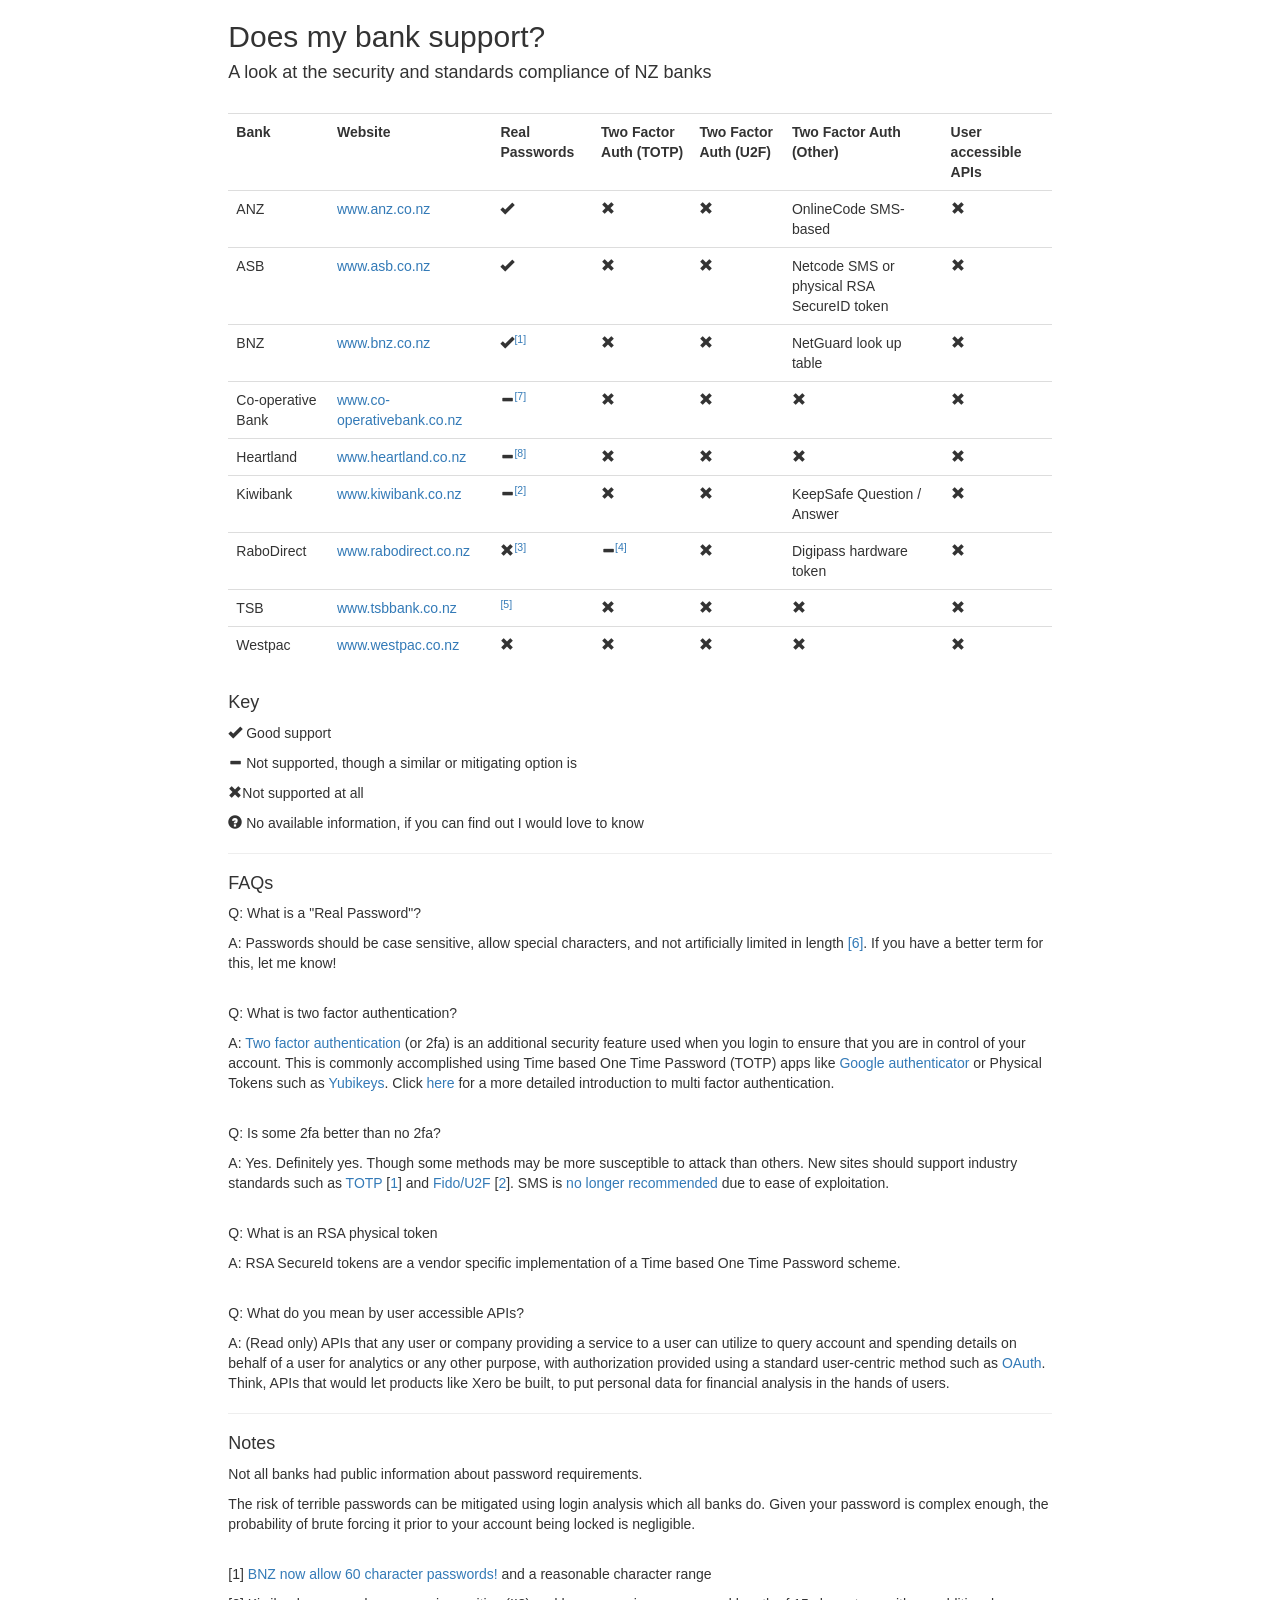
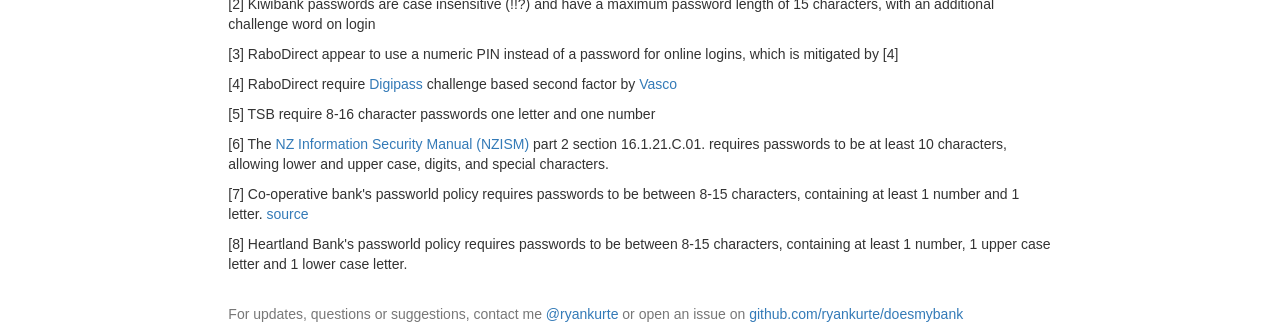
<file: index.html>
<!DOCTYPE html>
<html lang="en">
  <head>
    <meta charset="utf-8">
    <meta http-equiv="X-UA-Compatible" content="IE=edge">
    <meta name="viewport" content="width=device-width, initial-scale=1">
    <!-- The above 3 meta tags *must* come first in the head; any other head content must come *after* these tags -->
    <title>Does My Bank Support?</title>

    <!-- Bootstrap -->
    <link href="css/bootstrap.min.css" rel="stylesheet">
    <!-- Custom CSS -->
    <link href="css/custom.css" rel="stylesheet">

    <!-- HTML5 shim and Respond.js for IE8 support of HTML5 elements and media queries -->
    <!-- WARNING: Respond.js doesn't work if you view the page via file:// -->
    <!--[if lt IE 9]>
      <script src="https://oss.maxcdn.com/html5shiv/3.7.3/html5shiv.min.js"></script>
      <script src="https://oss.maxcdn.com/respond/1.4.2/respond.min.js"></script>
    <![endif]-->
  </head>
  <body>
  <div class="container-fluid">
    <div class="row">
      <div class="col-md-10 col-md-offset-1 col-lg-8 col-lg-offset-2">
        <h2>Does my bank support?</h2>
        <h4>A look at the security and standards compliance of NZ banks</h4>
        <br>

        <div class="table-responsive">
          <table class="table table-reflow">
            <tr>
              <th data-label="Bank">Bank</th>
              <th>Website</th>
              <th>Real Passwords</th>
              <th>Two Factor Auth (TOTP)</th>
              <th>Two Factor Auth (U2F)</th>
              <th>Two Factor Auth (Other)</th>
              <th>User accessible APIs</th>
            </tr>
            <tr>
              <td data-label="ANZ">ANZ</td>
              <td><a href="https://www.anz.co.nz">www.anz.co.nz</a></td>
              <td><span class="glyphicon glyphicon-ok" aria-hidden="true"></span></td>
              <td><span class="glyphicon glyphicon-remove" aria-hidden="true"></span></td>
              <td><span class="glyphicon glyphicon-remove" aria-hidden="true"></span></td>
              <td>OnlineCode SMS-based</td>
              <td><span class="glyphicon glyphicon-remove" aria-hidden="true"></span></td>
            </tr>
            <tr>
              <td data-label="ASB">ASB</td>
              <td><a href="https://www.asb.co.nz">www.asb.co.nz</a></td>
              <td><span class="glyphicon glyphicon-ok" aria-hidden="true"></span></td>
              <td><span class="glyphicon glyphicon-remove" aria-hidden="true"></span></td>
              <td><span class="glyphicon glyphicon-remove" aria-hidden="true"></span></td>
              <td>Netcode SMS or physical RSA SecureID token</td>
              <td><span class="glyphicon glyphicon-remove" aria-hidden="true"></span></td>
            </tr>
            <tr>
              <td data-label="BNZ">BNZ</td>
              <td><a href="https://www.bnz.co.nz">www.bnz.co.nz</a></td>
              <td><span class="glyphicon glyphicon-ok" aria-hidden="true"></span><sup><a href="#note1">[1]</a></sup></td>
              <td><span class="glyphicon glyphicon-remove" aria-hidden="true"></span></td>
              <td><span class="glyphicon glyphicon-remove" aria-hidden="true"></span></td>
              <td>NetGuard look up table</td>
              <td><span class="glyphicon glyphicon-remove" aria-hidden="true"></span></td>
            </tr>
            <tr>
              <td data-label="Co-operative Bank">Co-operative Bank</td>
              <td><a href="https://www.co-operativebank.co.nz">www.co-operativebank.co.nz</a></td>
              <td><span class="glyphicon glyphicon-minus" aria-hidden="true"></span><sup><a href="#note7">[7]</a></sup></td>
              <td><span class="glyphicon glyphicon-remove" aria-hidden="true"></span></td>
              <td><span class="glyphicon glyphicon-remove" aria-hidden="true"></span></td>
              <td><span class="glyphicon glyphicon-remove" aria-hidden="true"></span></td>
              <td><span class="glyphicon glyphicon-remove" aria-hidden="true"></span></td>
            </tr>
            <tr>
              <td data-label="Heartland">Heartland</td>
              <td><a href="https://www.heartland.co.nz/">www.heartland.co.nz</a></td>
              <td><span class="glyphicon glyphicon-minus" aria-hidden="true"></span><sup><a href="#note8">[8]</a></sup></td>
              <td><span class="glyphicon glyphicon-remove" aria-hidden="true"></span></td>
              <td><span class="glyphicon glyphicon-remove" aria-hidden="true"></span></td>
              <td><span class="glyphicon glyphicon-remove" aria-hidden="true"></span></td>
              <td><span class="glyphicon glyphicon-remove" aria-hidden="true"></span></td>
            </tr>
            <tr>
              <td data-label="Kiwibank">Kiwibank</td>
              <td><a href="https://www.kiwibank.co.nz">www.kiwibank.co.nz</a></td>
              <td><span class="glyphicon glyphicon-minus" aria-hidden="true"></span><sup><a href="#note2">[2]</a></sup></td>
              <td><span class="glyphicon glyphicon-remove" aria-hidden="true"></span></td>
              <td><span class="glyphicon glyphicon-remove" aria-hidden="true"></span></td>
              <td>KeepSafe Question / Answer</td>
              <td><span class="glyphicon glyphicon-remove" aria-hidden="true"></span></td>
            </tr>
            <tr>
              <td data-label=RaboDirect>RaboDirect</td>
              <td><a href="https://www.rabodirect.co.nz">www.rabodirect.co.nz</a></td>
              <td><span class="glyphicon glyphicon-remove" aria-hidden="true"></span><sup><a href="#note3">[3]</a></sup></td>
              <td><span class="glyphicon glyphicon-minus" aria-hidden="true"></span><sup><a href="#note4">[4]</a></sup></td>
              <td><span class="glyphicon glyphicon-remove" aria-hidden="true"></span></td>
              <td>Digipass hardware token</td>
              <td><span class="glyphicon glyphicon-remove" aria-hidden="true"></span></td>
            </tr>
            <tr>
              <td data-label="TSB">TSB</td>
              <td><a href="https://www.tsbbank.co.nz">www.tsbbank.co.nz</a></td>
              <td><span class="glyphicon glyphicon-removen" aria-hidden="true"></span><sup><a href="#note5">[5]</a></sup></td>
              <td><span class="glyphicon glyphicon-remove" aria-hidden="true"></span></td>
              <td><span class="glyphicon glyphicon-remove" aria-hidden="true"></span></td>
              <td><span class="glyphicon glyphicon-remove" aria-hidden="true"></span></td>
              <td><span class="glyphicon glyphicon-remove" aria-hidden="true"></span></td>
            </tr>
            <tr>
              <td data-label="Westpac">Westpac</td>
              <td><a href="https://www.westpac.co.nz">www.westpac.co.nz</a></td>
              <td><span class="glyphicon glyphicon-remove" aria-hidden="true"></span></td>
              <td><span class="glyphicon glyphicon-remove" aria-hidden="true"></span></td>
              <td><span class="glyphicon glyphicon-remove" aria-hidden="true"></span></td>
              <td><span class="glyphicon glyphicon-remove" aria-hidden="true"></span></td>
              <td><span class="glyphicon glyphicon-remove" aria-hidden="true"></span></td>
            </tr>
          </table>
        </div>
        <span class="table-person-helper hidden-sm hidden-md hidden-lg">Swipe left to see more</span>

        <div>
        <h4>Key</h4>
          <p><span class="glyphicon glyphicon-ok" aria-hidden="true"></span> Good support</p>
          <p><span class="glyphicon glyphicon-minus" aria-hidden="true"></span> Not supported, though a similar or mitigating option is</p>
          <p><span class="glyphicon glyphicon-remove" aria-hidden="true"></span>Not supported at all</p>
          <p><span class="glyphicon glyphicon-question-sign" aria-hidden="true"></span> No available information, if you can find out I would love to know</p>
        </div>

        <hr>

        <div>
          <h4>FAQs</h4>
          <p>Q: What is a "Real Password"?</p>
          <p>A: Passwords should be case sensitive, allow special characters, and not artificially limited in length <a href="#note6">[6]</a>. If you have a better term for this, let me know!</p>
          <br>
          <p>Q: What is two factor authentication?</p>
          <p>A: <a href="https://en.wikipedia.org/wiki/Multi-factor_authentication">Two factor authentication</a> (or 2fa) is an additional security feature used when you login to ensure that you are in control of your account. This is commonly accomplished using Time based One Time Password (TOTP) apps like <a href="https://en.wikipedia.org/wiki/Google_Authenticator">Google authenticator</a> or Physical Tokens such as <a href="https://en.wikipedia.org/wiki/YubiKey">Yubikeys</a>. Click <a href="https://www.securenvoy.com/two-factor-authentication/what-is-2fa.shtm">here</a> for a more detailed introduction to multi factor authentication.</p>
          <br>
          <p>Q: Is some 2fa better than no 2fa?</p>
          <p>A: Yes. Definitely yes. Though some methods may be more susceptible to attack than others. New sites should support industry standards such as <a href="https://en.wikipedia.org/wiki/Time-based_One-time_Password_Algorithm">TOTP</a> [<a href="https://tools.ietf.org/html/rfc6238">1</a>] and <a href="https://en.wikipedia.org/wiki/Universal_2nd_Factor">Fido/U2F</a> [<a href="https://fidoalliance.org/specifications/overview/">2</a>]. SMS is <a href="https://techcrunch.com/2016/07/25/nist-declares-the-age-of-sms-based-2-factor-authentication-over/">no longer recommended</a> due to ease of exploitation.</p>
          <br>
          <p>Q: What is an RSA physical token</p>
          <p>A: RSA SecureId tokens are a vendor specific implementation of a Time based One Time Password scheme.</p>
          <br>
          <p>Q: What do you mean by user accessible APIs?</p>
          <p>A: (Read only) APIs that any user or company providing a service to a user can utilize to query account and spending details on behalf of a user for analytics or any other purpose, with authorization provided using a standard user-centric method such as <a href="https://en.wikipedia.org/wiki/OAuth">OAuth</a>. Think, APIs that would let products like Xero be built, to put personal data for financial analysis in the hands of users.</p>
        </div>

        <hr>

        <div>
          <h4>Notes</h4>
          <p>Not all banks had public information about password requirements.</p>
          <p>
            The risk of terrible passwords can be mitigated using login analysis which all banks do.
            Given your password is complex enough, the probability of brute forcing it prior to your account being locked is negligible.
          </p>
          <br>
          <p id="note1">[1] <a href="https://twitter.com/hipsterjazzbo/status/967546047261110273">BNZ now allow 60 character passwords!</a> and a reasonable character range</p>
          <p id="note2">[2] Kiwibank passwords are case insensitive (!!?) and have a maximum password length of 15 characters, with an additional challenge word on login</p>
          <p id="note3">[3] RaboDirect appear to use a numeric PIN instead of a password for online logins, which is mitigated by [4]</p>
          <p id="note4">[4] RaboDirect require <a href="https://www.rabodirect.co.nz/security/digipass/default.aspx">Digipass</a> challenge based second factor by <a href="https://www.vasco.com/">Vasco</a></p>
          <p id="note5">[5] TSB require 8-16 character passwords one letter and one number</p>
          <p id="note8">[6] The <a href="http://www.gcsb.govt.nz/publications/the-nz-information-security-manual/">NZ Information Security Manual (NZISM)</a> part 2 section 16.1.21.C.01. requires passwords to be at least 10 characters, allowing lower and upper case, digits, and special characters.</p>
          <p id="note7">[7] Co-operative bank's passworld policy requires passwords to be between 8-15 characters, containing at least 1 number and 1 letter. <a href="https://www.co-operativebank.co.nz/terms-and-conditions/terms-and-conditions-digital-services">source</a></p>
          <p id="note8">[8] Heartland Bank's passworld policy requires passwords to be between 8-15 characters, containing at least 1 number, 1 upper case letter and 1 lower case letter.</p>

        </div>

        <br>

        <footer class="footer">
          <p class="text-muted">For updates, questions or suggestions, contact me <a href="https://twitter.com/ryankurte">@ryankurte</a> or open an issue on <a href="https://github.com/ryankurte/doesmybank">github.com/ryankurte/doesmybank</a></p>
        </footer>
      </div>
    </div>
  </div>
  <!-- jQuery (necessary for Bootstrap's JavaScript plugins) -->
  <script src="https://ajax.googleapis.com/ajax/libs/jquery/1.12.4/jquery.min.js"></script>
  <!-- Include all compiled plugins (below), or include individual files as needed -->
  <script src="js/bootstrap.min.js"></script>
  <script src="js/analytics.js"></script>
</body>
</html>
</file>
<file: css/custom.css>
:target {
    background-color: #ffa;
}

@media screen and (max-width: 767px) {
    .table-reflow tbody {
        position: relative;
    }
    .table-reflow tr td:first-child:before, .table-reflow tr th:first-child:before {
        position: absolute;
        z-index: 1;
        left: 15px;
        display: block;
        width: 133px;
        height: 37px;
        padding: 8px;
        content: attr(data-label);
        transform: translateY(-8px);
        border-right: 1px solid #ddd;
        border-bottom: 1px solid #ddd;
        border-left: 1px solid #ddd;
        background-color: white;
    }
    .table-person-helper {
        font-size: 10px;
        top: 100%;
        display: block;
        content: attr(data-label);
        text-align: right;
        color: #6f6f6f;
    }
}
</file>
